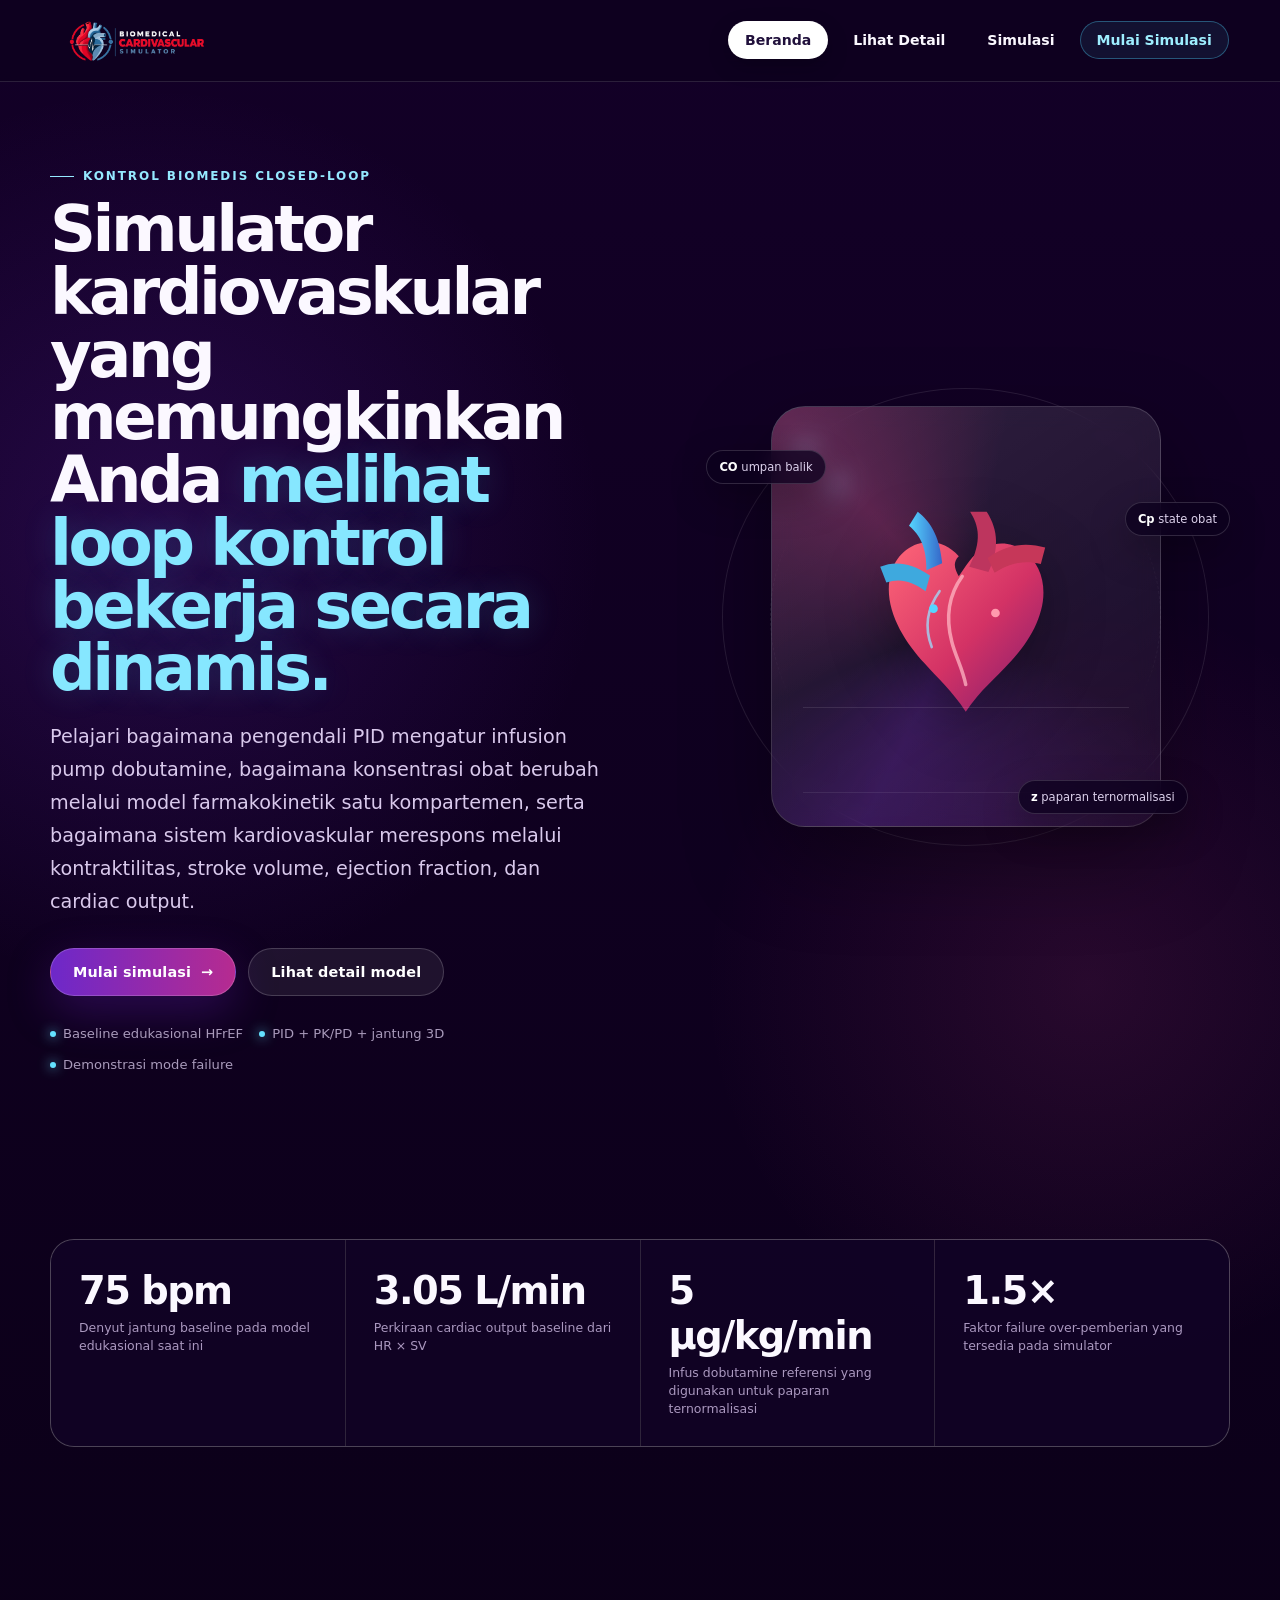
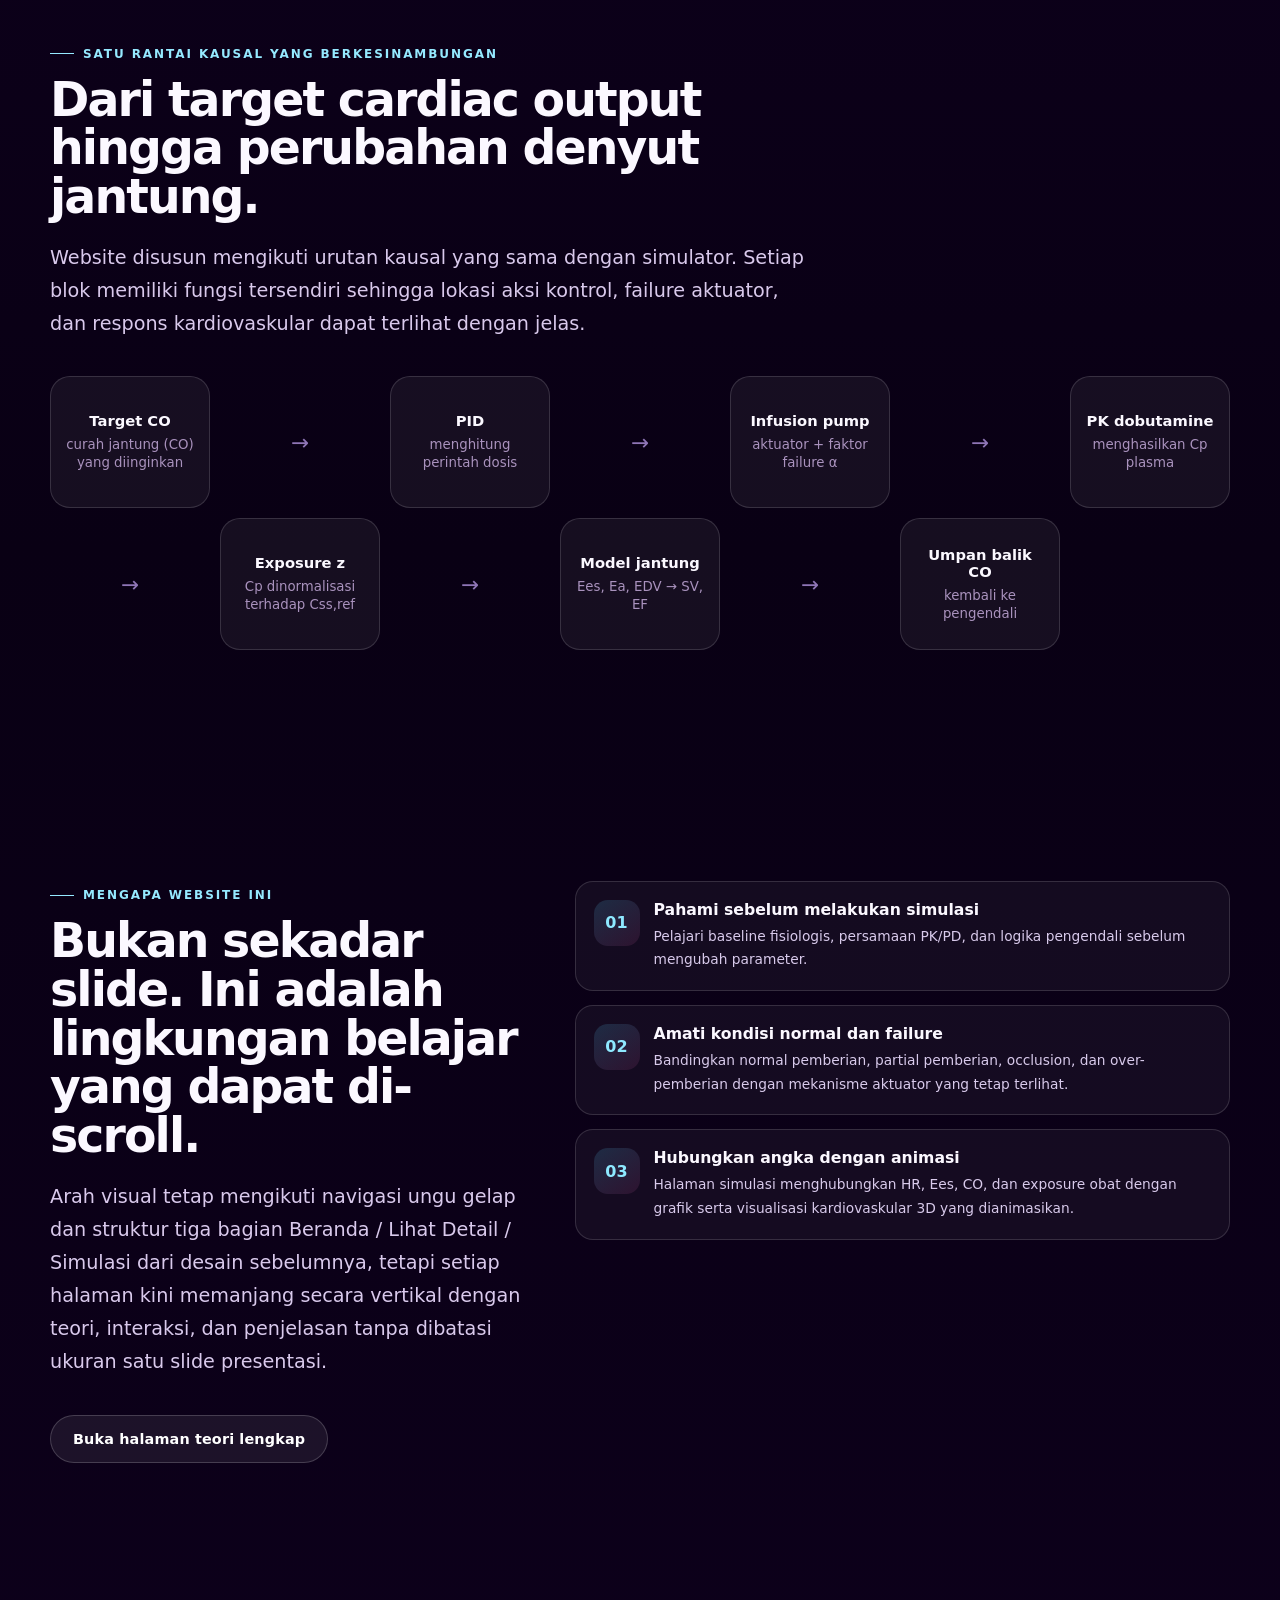
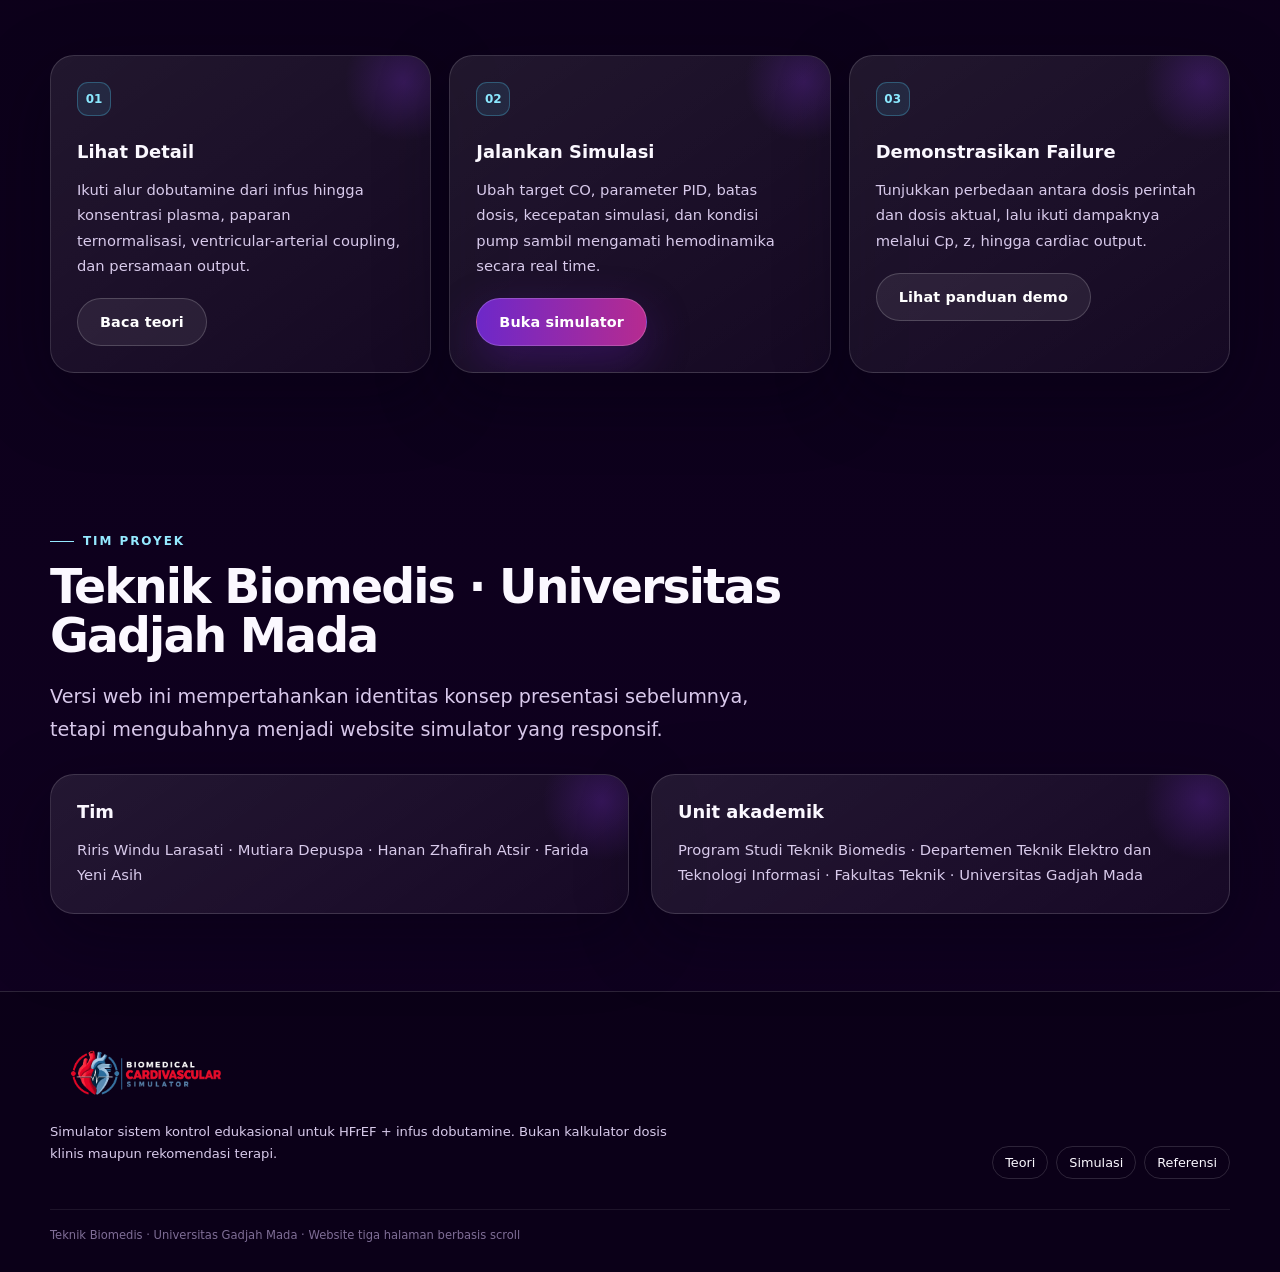
<file: index.html>
<!DOCTYPE html>

<html lang="id"><head><meta charset="utf-8"/><meta content="width=device-width,initial-scale=1" name="viewport"/>
<title>Biomedical Cardiovascular Simulator</title>
<meta content="Website edukasional scrollable untuk simulator kontrol kardiovaskular dengan infusion pump dobutamine." name="description"/>
<link href="site.css" rel="stylesheet"/><script defer="" src="site.js"></script></head>
<body class="site-page home-page"><div aria-hidden="true" class="site-progress"></div>
<nav aria-label="Navigasi utama" class="site-nav">
<a
  aria-label="Beranda Cardiovascular Simulator"
  class="site-brand"
  href="index.html"
>
  <img
    src="assets/logobcs.png"
    alt="Biomedical Cardiovascular Simulator"
    class="site-brand-logo"
  >
</a>
<button aria-expanded="false" aria-label="Buka navigasi" class="site-menu" type="button">☰</button>
<div class="site-nav-links">
<a class="active" href="index.html">Beranda</a>
<a class="" href="detail.html">Lihat Detail</a>
<a class="" href="simulation.html">Simulasi</a>
<a class="site-nav-cta" href="simulation.html#simulator">Mulai Simulasi</a>
</div>
</nav>
<main>
<section class="hero"><div class="site-wrap hero-grid">
<div class="hero-copy reveal is-visible"><div class="site-kicker">Kontrol biomedis closed-loop</div>
<h1 class="site-title">Simulator kardiovaskular yang memungkinkan Anda <em>melihat loop kontrol bekerja secara dinamis.</em></h1>
<p class="site-lead">Pelajari bagaimana pengendali PID mengatur infusion pump dobutamine, bagaimana konsentrasi obat berubah melalui model farmakokinetik satu kompartemen, serta bagaimana sistem kardiovaskular merespons melalui kontraktilitas, stroke volume, ejection fraction, dan cardiac output.</p>
<div class="hero-actions"><a class="site-btn primary" href="simulation.html#simulator">Mulai simulasi <span>→</span></a><a class="site-btn secondary" href="detail.html">Lihat detail model</a></div>
<div class="hero-meta"><span><i></i>Baseline edukasional HFrEF</span><span><i></i>PID + PK/PD + jantung 3D</span><span><i></i>Demonstrasi mode failure</span></div>
</div>
<div class="hero-visual reveal" data-delay="1"><div class="hero-orbit"></div><div class="hero-orbit"></div>
<div class="heart-card"><div class="heart-illustration"><svg aria-label="Ilustrasi anatomi jantung bergaya" role="img" viewbox="0 0 240 260">
<defs><lineargradient id="hg" x1="0" x2="1" y1="0" y2="1"><stop offset="0" stop-color="#ff6678"></stop><stop offset=".55" stop-color="#d33265"></stop><stop offset="1" stop-color="#7f1c70"></stop></lineargradient><lineargradient id="bg" x1="0" x2="1"><stop stop-color="#55d6ff"></stop><stop offset="1" stop-color="#3567c9"></stop></lineargradient></defs>
<path d="M112 61C87 32 46 44 35 78c-12 38 12 78 38 106 16 18 31 31 47 55 17-25 34-38 52-58 29-31 47-72 31-106-14-30-50-40-75-13-5 6-10 13-16 22-5-9-7-16 0-23Z" fill="url(#hg)"></path>
<path d="M124 73c15-30 11-47 1-63h19c14 22 14 44 2 69" fill="#bd355e"></path>
<path d="M93 69c-3-33-15-49-28-59l-10 16c13 11 20 25 20 51" fill="url(#bg)"></path>
<path d="M145 63c25-18 47-17 66-12l-5 19c-20-5-36-1-53 10" fill="#c63759"></path>
<path d="M79 83c-24-16-41-16-57-10l7 18c15-5 29-2 45 10" fill="#3ea9de"></path>
<path d="M116 84c-16 22-19 48-12 75 4 16 12 30 16 49" fill="none" opacity=".75" stroke="#ffb6c3" stroke-linecap="round" stroke-width="4"></path>
<path d="M90 101c-16 22-17 43-9 64" fill="none" opacity=".75" stroke="#9ddfff" stroke-linecap="round" stroke-width="3"></path>
<circle cx="83" cy="121" fill="#55d6ff" r="5"></circle><circle cx="154" cy="126" fill="#ff9aae" r="5"></circle>
</svg></div><div class="ecg-strip"><svg preserveaspectratio="none" viewbox="0 0 900 90"><polyline points="0,48 85,48 115,45 135,48 185,48 205,58 220,18 236,74 255,47 320,47 345,39 370,47 440,48 525,48 555,45 575,48 625,48 645,58 660,18 676,74 695,47 760,47 785,39 810,47 900,48"></polyline></svg></div></div>
<div class="floating-chip chip-a"><strong>CO</strong> umpan balik</div><div class="floating-chip chip-b"><strong>Cp</strong> state obat</div><div class="floating-chip chip-c"><strong>z</strong> paparan ternormalisasi</div>
</div>
</div></section>
<section class="site-section compact"><div class="site-wrap"><div class="stats-strip reveal">
<div class="stat"><strong data-count="75" data-suffix=" bpm">0</strong><span>Denyut jantung baseline pada model edukasional saat ini</span></div>
<div class="stat"><strong data-count="3.05" data-decimals="2" data-suffix=" L/min">0</strong><span>Perkiraan cardiac output baseline dari HR × SV</span></div>
<div class="stat"><strong data-count="5" data-suffix=" µg/kg/min">0</strong><span>Infus dobutamine referensi yang digunakan untuk paparan ternormalisasi</span></div>
<div class="stat"><strong data-count="1.5" data-decimals="1" data-suffix="×">0</strong><span>Faktor failure over-pemberian yang tersedia pada simulator</span></div>
</div></div></section>
<section class="site-section" id="flow"><div class="site-wrap"><div class="reveal"><div class="site-kicker">Satu rantai kausal yang berkesinambungan</div><h2 class="site-section-title">Dari target cardiac output hingga perubahan denyut jantung.</h2><p class="site-lead">Website disusun mengikuti urutan kausal yang sama dengan simulator. Setiap blok memiliki fungsi tersendiri sehingga lokasi aksi kontrol, failure aktuator, dan respons kardiovaskular dapat terlihat dengan jelas.</p></div>
<div class="chain reveal" data-delay="1"><div class="chain-node"><strong>Target CO</strong><small>curah jantung (CO) yang diinginkan</small></div><div class="chain-arrow">→</div><div class="chain-node"><strong>PID</strong><small>menghitung perintah dosis</small></div><div class="chain-arrow">→</div><div class="chain-node"><strong>Infusion pump</strong><small>aktuator + faktor failure α</small></div><div class="chain-arrow">→</div><div class="chain-node"><strong>PK dobutamine</strong><small>menghasilkan Cp plasma</small></div><div class="chain-arrow">→</div><div class="chain-node"><strong>Exposure z</strong><small>Cp dinormalisasi terhadap Css,ref</small></div><div class="chain-arrow">→</div><div class="chain-node"><strong>Model jantung</strong><small>Ees, Ea, EDV → SV, EF</small></div><div class="chain-arrow">→</div><div class="chain-node"><strong>Umpan balik CO</strong><small>kembali ke pengendali</small></div></div>
</div></section>
<section class="site-section"><div class="site-wrap feature-band"><div class="reveal"><div class="site-kicker">Mengapa website ini</div><h2 class="site-section-title">Bukan sekadar slide. Ini adalah lingkungan belajar yang dapat di-scroll.</h2><p class="site-lead">Arah visual tetap mengikuti navigasi ungu gelap dan struktur tiga bagian Beranda / Lihat Detail / Simulasi dari desain sebelumnya, tetapi setiap halaman kini memanjang secara vertikal dengan teori, interaksi, dan penjelasan tanpa dibatasi ukuran satu slide presentasi.</p><a class="site-btn secondary" href="detail.html" style="margin-top:18px">Buka halaman teori lengkap</a></div>
<div class="feature-list"><div class="feature-item reveal"><div class="feature-icon">01</div><div><h3>Pahami sebelum melakukan simulasi</h3><p>Pelajari baseline fisiologis, persamaan PK/PD, dan logika pengendali sebelum mengubah parameter.</p></div></div><div class="feature-item reveal" data-delay="1"><div class="feature-icon">02</div><div><h3>Amati kondisi normal dan failure</h3><p>Bandingkan normal pemberian, partial pemberian, occlusion, dan over-pemberian dengan mekanisme aktuator yang tetap terlihat.</p></div></div><div class="feature-item reveal" data-delay="2"><div class="feature-icon">03</div><div><h3>Hubungkan angka dengan animasi</h3><p>Halaman simulasi menghubungkan HR, Ees, CO, dan exposure obat dengan grafik serta visualisasi kardiovaskular 3D yang dianimasikan.</p></div></div></div>
</div></section>
<section class="site-section compact"><div class="site-wrap"><div class="grid-3"><article class="glass-card reveal"><span class="card-index">01</span><h3>Lihat Detail</h3><p>Ikuti alur dobutamine dari infus hingga konsentrasi plasma, paparan ternormalisasi, ventricular-arterial coupling, dan persamaan output.</p><a class="site-btn secondary" href="detail.html" style="margin-top:20px">Baca teori</a></article><article class="glass-card reveal" data-delay="1"><span class="card-index">02</span><h3>Jalankan Simulasi</h3><p>Ubah target CO, parameter PID, batas dosis, kecepatan simulasi, dan kondisi pump sambil mengamati hemodinamika secara real time.</p><a class="site-btn primary" href="simulation.html#simulator" style="margin-top:20px">Buka simulator</a></article><article class="glass-card reveal" data-delay="2"><span class="card-index">03</span><h3>Demonstrasikan Failure</h3><p>Tunjukkan perbedaan antara dosis perintah dan dosis aktual, lalu ikuti dampaknya melalui Cp, z, hingga cardiac output.</p><a class="site-btn secondary" href="simulation.html#failure-guide" style="margin-top:20px">Lihat panduan demo</a></article></div></div></section>
<section class="site-section compact"><div class="site-wrap"><div class="reveal"><div class="site-kicker">Tim proyek</div><h2 class="site-section-title">Teknik Biomedis · Universitas Gadjah Mada</h2><p class="site-lead">Versi web ini mempertahankan identitas konsep presentasi sebelumnya, tetapi mengubahnya menjadi website simulator yang responsif.</p></div><div class="grid-2" style="margin-top:28px"><article class="glass-card reveal"><h3>Tim</h3><p>Riris Windu Larasati · Mutiara Depuspa · Hanan Zhafirah Atsir · Farida Yeni Asih</p></article><article class="glass-card reveal" data-delay="1"><h3>Unit akademik</h3><p>Program Studi Teknik Biomedis · Departemen Teknik Elektro dan Teknologi Informasi · Fakultas Teknik · Universitas Gadjah Mada</p></article></div></div></section>
</main><footer class="site-footer">
  <div class="site-wrap">
    <div class="site-footer-grid">
      <div>
        <a class="footer-brand" href="index.html">
          <img
            src="assets/logobcs.png"
            alt="Biomedical Cardiovascular Simulator"
            class="footer-logo"
          >
        </a>
        <p>
          Simulator sistem kontrol edukasional untuk HFrEF + infus dobutamine.
          Bukan kalkulator dosis klinis maupun rekomendasi terapi.
        </p>
      </div>

      <div class="site-footer-links">
        <a href="detail.html">Teori</a>
        <a href="simulation.html">Simulasi</a>
        <a href="detail.html#references">Referensi</a>
      </div>
    </div>

    <div class="site-copyright">
      Teknik Biomedis · Universitas Gadjah Mada · Website tiga halaman berbasis scroll
    </div>
  </div>
</footer></body></html>
</file>
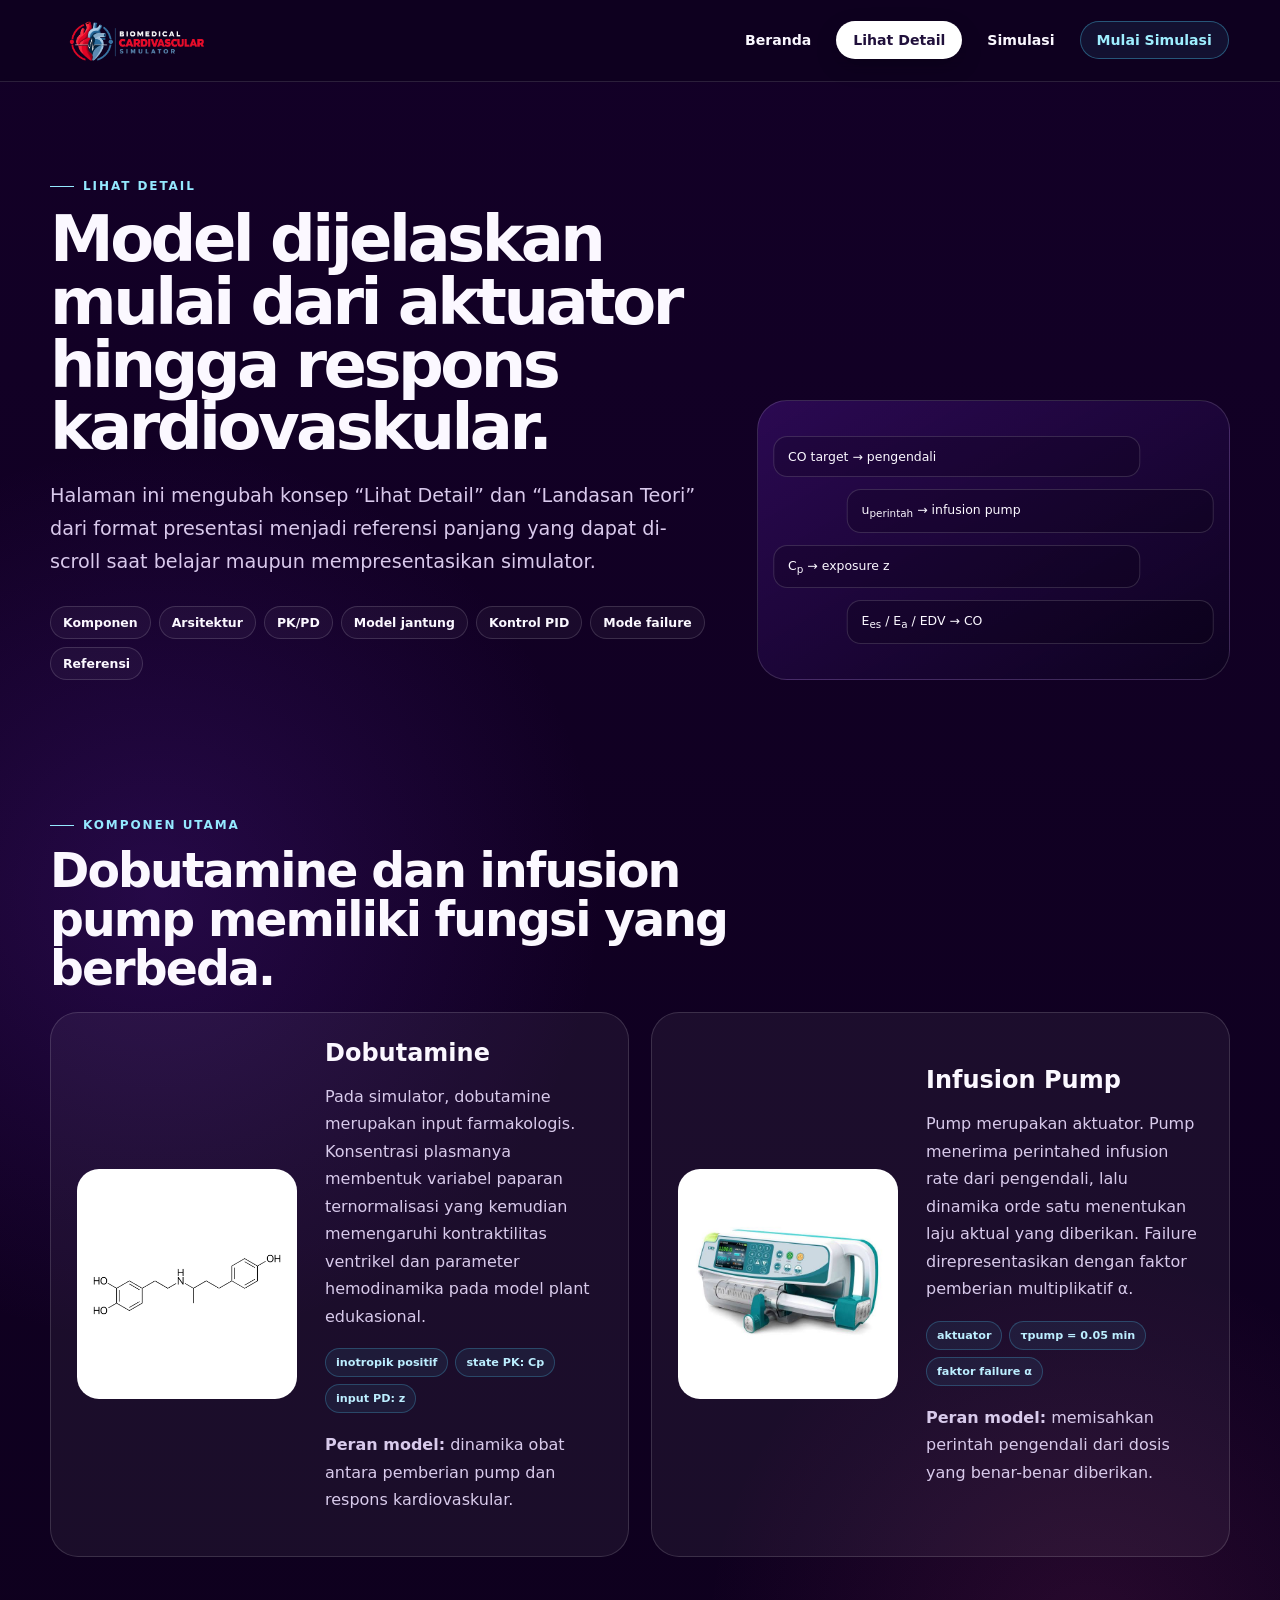
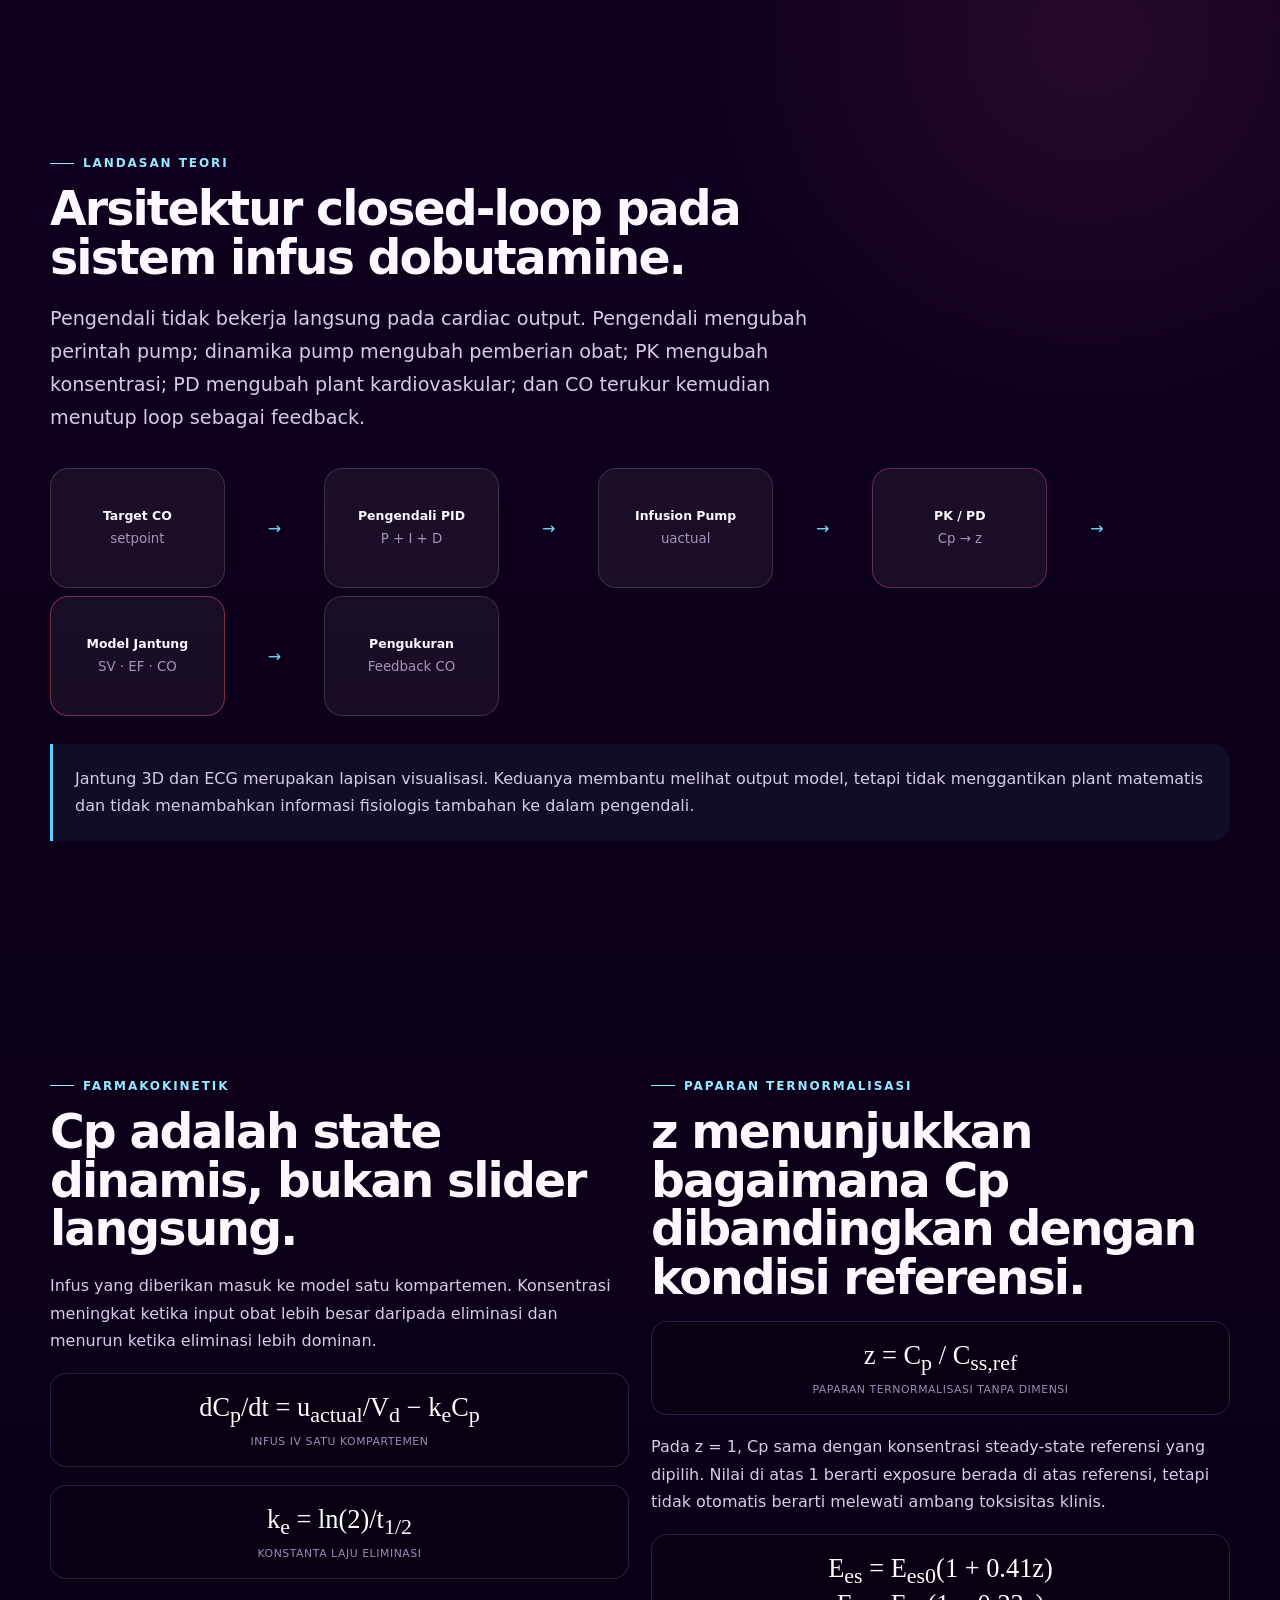
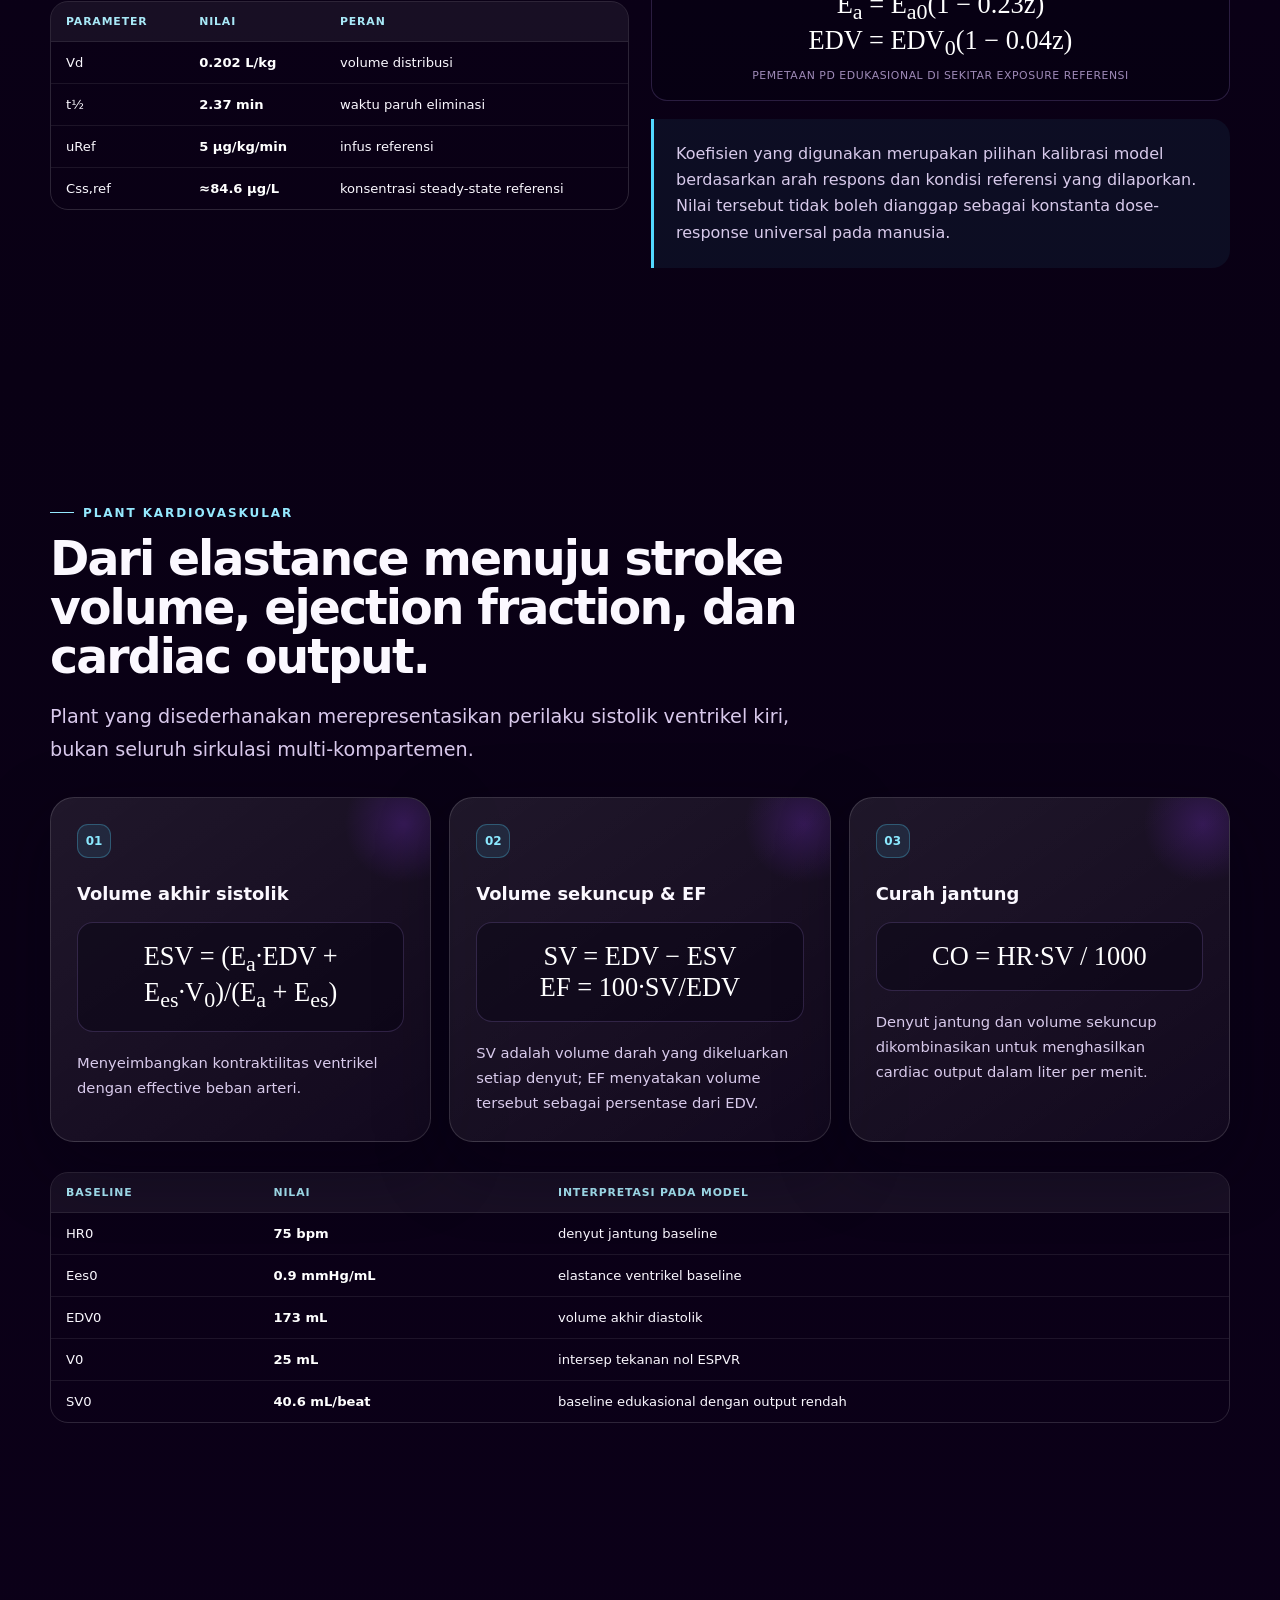
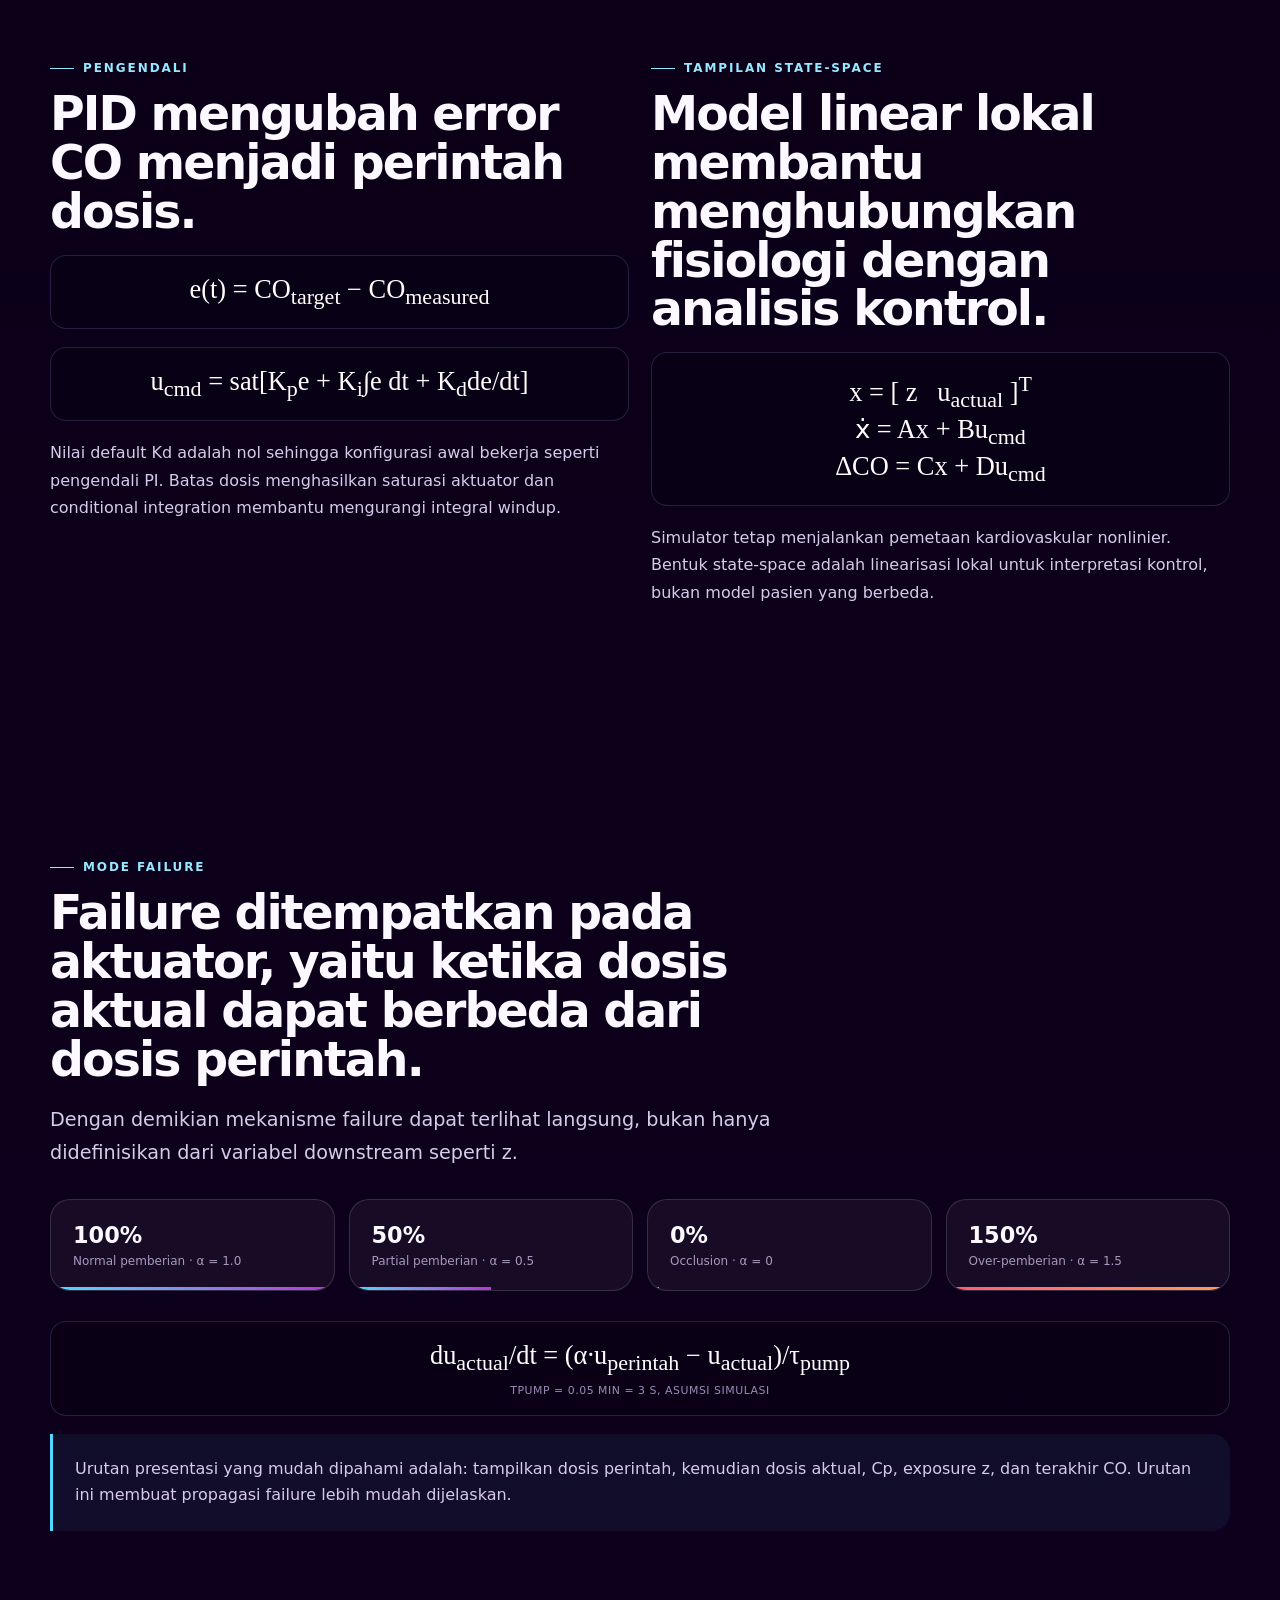
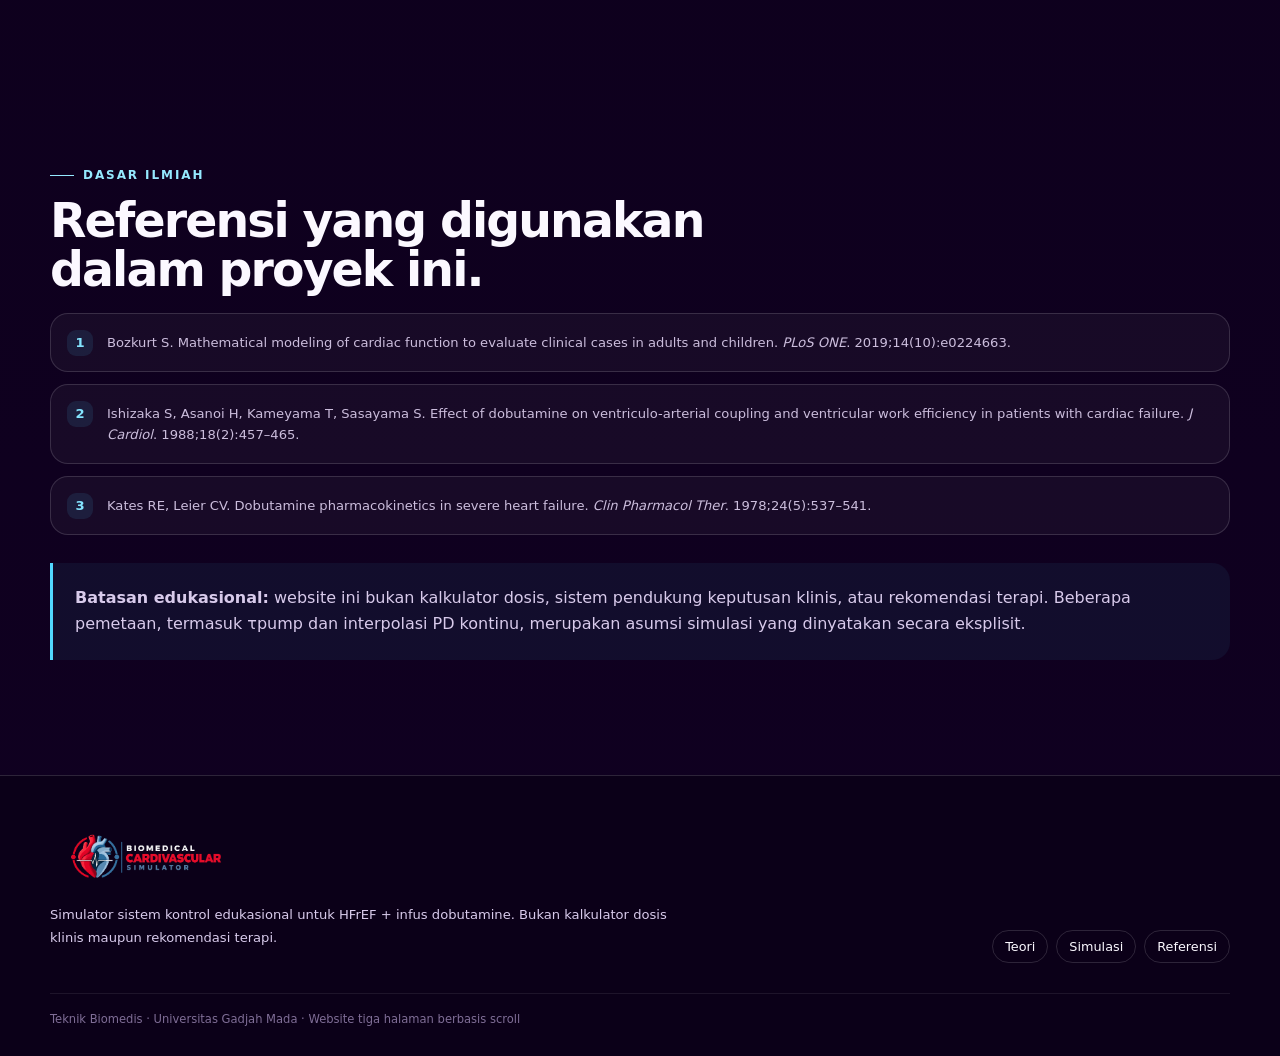
<file: detail.html>
<!DOCTYPE html>
<html lang="id"><head><meta charset="utf-8"/><meta content="width=device-width,initial-scale=1" name="viewport"/><title>Lihat Detail · Cardiovascular Simulator</title><meta content="Detailed theory behind the cardiovascular dobutamine infusion pump simulator." name="description"/><link href="site.css" rel="stylesheet"/><script defer="" src="site.js"></script></head>
<body class="site-page detail-page"><div aria-hidden="true" class="site-progress"></div>
<nav aria-label="Navigasi utama" class="site-nav">
<a
  aria-label="Beranda Cardiovascular Simulator"
  class="site-brand"
  href="index.html"
>
  <img
    src="assets/logobcs.png"
    alt="Biomedical Cardiovascular Simulator"
    class="site-brand-logo"
  >
</a>
<button aria-expanded="false" aria-label="Buka navigasi" class="site-menu" type="button">☰</button>
<div class="site-nav-links">
<a class="" href="index.html">Beranda</a>
<a class="active" href="detail.html">Lihat Detail</a>
<a class="" href="simulation.html">Simulasi</a>
<a class="site-nav-cta" href="simulation.html#simulator">Mulai Simulasi</a>
</div>
</nav>
<main>
<section class="detail-hero"><div class="site-wrap detail-hero-grid"><div class="reveal is-visible"><div class="site-kicker">Lihat detail</div><h1 class="site-title">Model dijelaskan mulai dari aktuator hingga respons kardiovaskular.</h1><p class="site-lead">Halaman ini mengubah konsep “Lihat Detail” dan “Landasan Teori” dari format presentasi menjadi referensi panjang yang dapat di-scroll saat belajar maupun mempresentasikan simulator.</p><div class="detail-nav"><a href="#components">Komponen</a><a href="#architecture">Arsitektur</a><a href="#pkpd">PK/PD</a><a href="#heart-model">Model jantung</a><a href="#control">Kontrol PID</a><a href="#failure">Mode failure</a><a href="#references">Referensi</a></div></div><div class="detail-visual-card reveal" data-delay="1"><div class="mini-flow"><div>CO target → pengendali</div><div>u<sub>perintah</sub> → infusion pump</div><div>C<sub>p</sub> → exposure z</div><div>E<sub>es</sub> / E<sub>a</sub> / EDV → CO</div></div></div></div></section>
<section class="site-section compact" id="components"><div class="site-wrap"><div class="reveal"><div class="site-kicker">Komponen utama</div><h2 class="site-section-title">Dobutamine dan infusion pump memiliki fungsi yang berbeda.</h2></div><div class="grid-2">
<article class="detail-card reveal"><div class="detail-card-media"><img alt="Struktur kimia dobutamine" src="assets/dobutamine-structure.png"/></div><div><h3>Dobutamine</h3><p>Pada simulator, dobutamine merupakan input farmakologis. Konsentrasi plasmanya membentuk variabel paparan ternormalisasi yang kemudian memengaruhi kontraktilitas ventrikel dan parameter hemodinamika pada model plant edukasional.</p><div class="tag-row"><span class="tag">inotropik positif</span><span class="tag">state PK: Cp</span><span class="tag">input PD: z</span></div><p><strong>Peran model:</strong> dinamika obat antara pemberian pump dan respons kardiovaskular.</p></div></article>
<article class="detail-card reveal" data-delay="1"><div class="detail-card-media"><img alt="Infusion pump" src="assets/infusion-pump.jpg"/></div><div><h3>Infusion Pump</h3><p>Pump merupakan aktuator. Pump menerima perintahed infusion rate dari pengendali, lalu dinamika orde satu menentukan laju aktual yang diberikan. Failure direpresentasikan dengan faktor pemberian multiplikatif α.</p><div class="tag-row"><span class="tag">aktuator</span><span class="tag">τpump = 0.05 min</span><span class="tag">faktor failure α</span></div><p><strong>Peran model:</strong> memisahkan perintah pengendali dari dosis yang benar-benar diberikan.</p></div></article>
</div></div></section>
<section class="site-section" id="architecture"><div class="site-wrap"><div class="reveal"><div class="site-kicker">Landasan teori</div><h2 class="site-section-title">Arsitektur closed-loop pada sistem infus dobutamine.</h2><p class="site-lead">Pengendali tidak bekerja langsung pada cardiac output. Pengendali mengubah perintah pump; dinamika pump mengubah pemberian obat; PK mengubah konsentrasi; PD mengubah plant kardiovaskular; dan CO terukur kemudian menutup loop sebagai feedback.</p></div><div class="theory-diagram reveal" data-delay="1"><div class="theory-box"><strong>Target CO</strong><small>setpoint</small></div><div class="theory-arrow">→</div><div class="theory-box pengendali"><strong>Pengendali PID</strong><small>P + I + D</small></div><div class="theory-arrow">→</div><div class="theory-box"><strong>Infusion Pump</strong><small>uactual</small></div><div class="theory-arrow">→</div><div class="theory-box drug"><strong>PK / PD</strong><small>Cp → z</small></div><div class="theory-arrow">→</div><div class="theory-box heart"><strong>Model Jantung</strong><small>SV · EF · CO</small></div><div class="theory-arrow">→</div><div class="theory-box"><strong>Pengukuran</strong><small>Feedback CO</small></div></div><div class="callout reveal" style="margin-top:28px">Jantung 3D dan ECG merupakan lapisan visualisasi. Keduanya membantu melihat output model, tetapi tidak menggantikan plant matematis dan tidak menambahkan informasi fisiologis tambahan ke dalam pengendali.</div></div></section>
<section class="site-section" id="pkpd"><div class="site-wrap"><div class="grid-2"><div class="reveal"><div class="site-kicker">Farmakokinetik</div><h2 class="site-section-title">Cp adalah state dinamis, bukan slider langsung.</h2><p>Infus yang diberikan masuk ke model satu kompartemen. Konsentrasi meningkat ketika input obat lebih besar daripada eliminasi dan menurun ketika eliminasi lebih dominan.</p><div class="equation">dC<sub>p</sub>/dt = u<sub>actual</sub>/V<sub>d</sub> − k<sub>e</sub>C<sub>p</sub><small>infus IV satu kompartemen</small></div><div class="equation">k<sub>e</sub> = ln(2)/t<sub>1/2</sub><small>konstanta laju eliminasi</small></div><table class="param-table"><thead><tr><th>Parameter</th><th>Nilai</th><th>Peran</th></tr></thead><tbody><tr><td>Vd</td><td>0.202 L/kg</td><td>volume distribusi</td></tr><tr><td>t½</td><td>2.37 min</td><td>waktu paruh eliminasi</td></tr><tr><td>uRef</td><td>5 µg/kg/min</td><td>infus referensi</td></tr><tr><td>Css,ref</td><td>≈84.6 µg/L</td><td>konsentrasi steady-state referensi</td></tr></tbody></table></div>
<div class="reveal" data-delay="1"><div class="site-kicker">Paparan ternormalisasi</div><h2 class="site-section-title">z menunjukkan bagaimana Cp dibandingkan dengan kondisi referensi.</h2><div class="equation">z = C<sub>p</sub> / C<sub>ss,ref</sub><small>paparan ternormalisasi tanpa dimensi</small></div><p>Pada z = 1, Cp sama dengan konsentrasi steady-state referensi yang dipilih. Nilai di atas 1 berarti exposure berada di atas referensi, tetapi tidak otomatis berarti melewati ambang toksisitas klinis.</p><div class="equation">E<sub>es</sub> = E<sub>es0</sub>(1 + 0.41z)<br/>E<sub>a</sub> = E<sub>a0</sub>(1 − 0.23z)<br/>EDV = EDV<sub>0</sub>(1 − 0.04z)<small>pemetaan PD edukasional di sekitar exposure referensi</small></div><div class="callout">Koefisien yang digunakan merupakan pilihan kalibrasi model berdasarkan arah respons dan kondisi referensi yang dilaporkan. Nilai tersebut tidak boleh dianggap sebagai konstanta dose-response universal pada manusia.</div></div></div></div></section>
<section class="site-section" id="heart-model"><div class="site-wrap"><div class="reveal"><div class="site-kicker">Plant kardiovaskular</div><h2 class="site-section-title">Dari elastance menuju stroke volume, ejection fraction, dan cardiac output.</h2><p class="site-lead">Plant yang disederhanakan merepresentasikan perilaku sistolik ventrikel kiri, bukan seluruh sirkulasi multi-kompartemen.</p></div><div class="grid-3" style="margin-top:30px"><article class="glass-card reveal"><span class="card-index">01</span><h3>Volume akhir sistolik</h3><div class="equation">ESV = (E<sub>a</sub>·EDV + E<sub>es</sub>·V<sub>0</sub>)/(E<sub>a</sub> + E<sub>es</sub>)</div><p>Menyeimbangkan kontraktilitas ventrikel dengan effective beban arteri.</p></article><article class="glass-card reveal" data-delay="1"><span class="card-index">02</span><h3>Volume sekuncup &amp; EF</h3><div class="equation">SV = EDV − ESV<br/>EF = 100·SV/EDV</div><p>SV adalah volume darah yang dikeluarkan setiap denyut; EF menyatakan volume tersebut sebagai persentase dari EDV.</p></article><article class="glass-card reveal" data-delay="2"><span class="card-index">03</span><h3>Curah jantung</h3><div class="equation">CO = HR·SV / 1000</div><p>Denyut jantung dan volume sekuncup dikombinasikan untuk menghasilkan cardiac output dalam liter per menit.</p></article></div><table class="param-table reveal" style="margin-top:30px"><thead><tr><th>Baseline</th><th>Nilai</th><th>Interpretasi pada model</th></tr></thead><tbody><tr><td>HR0</td><td>75 bpm</td><td>denyut jantung baseline</td></tr><tr><td>Ees0</td><td>0.9 mmHg/mL</td><td>elastance ventrikel baseline</td></tr><tr><td>EDV0</td><td>173 mL</td><td>volume akhir diastolik</td></tr><tr><td>V0</td><td>25 mL</td><td>intersep tekanan nol ESPVR</td></tr><tr><td>SV0</td><td>40.6 mL/beat</td><td>baseline edukasional dengan output rendah</td></tr></tbody></table></div></section>
<section class="site-section" id="control"><div class="site-wrap"><div class="grid-2"><div class="reveal"><div class="site-kicker">Pengendali</div><h2 class="site-section-title">PID mengubah error CO menjadi perintah dosis.</h2><div class="equation">e(t) = CO<sub>target</sub> − CO<sub>measured</sub></div><div class="equation">u<sub>cmd</sub> = sat[K<sub>p</sub>e + K<sub>i</sub>∫e dt + K<sub>d</sub>de/dt]</div><p>Nilai default Kd adalah nol sehingga konfigurasi awal bekerja seperti pengendali PI. Batas dosis menghasilkan saturasi aktuator dan conditional integration membantu mengurangi integral windup.</p></div><div class="reveal" data-delay="1"><div class="site-kicker">Tampilan state-space</div><h2 class="site-section-title">Model linear lokal membantu menghubungkan fisiologi dengan analisis kontrol.</h2><div class="equation">x = [ z   u<sub>actual</sub> ]<sup>T</sup><br/>ẋ = Ax + Bu<sub>cmd</sub><br/>ΔCO = Cx + Du<sub>cmd</sub></div><p>Simulator tetap menjalankan pemetaan kardiovaskular nonlinier. Bentuk state-space adalah linearisasi lokal untuk interpretasi kontrol, bukan model pasien yang berbeda.</p></div></div></div></section>
<section class="site-section" id="failure"><div class="site-wrap"><div class="reveal"><div class="site-kicker">Mode failure</div><h2 class="site-section-title">Failure ditempatkan pada aktuator, yaitu ketika dosis aktual dapat berbeda dari dosis perintah.</h2><p class="site-lead">Dengan demikian mekanisme failure dapat terlihat langsung, bukan hanya didefinisikan dari variabel downstream seperti z.</p></div><div class="failure-grid"><div class="failure-card reveal" style="--level:100%"><strong>100%</strong><span>Normal pemberian · α = 1.0</span></div><div class="failure-card reveal" data-delay="1" style="--level:50%"><strong>50%</strong><span>Partial pemberian · α = 0.5</span></div><div class="failure-card danger reveal" data-delay="2" style="--level:4%"><strong>0%</strong><span>Occlusion · α = 0</span></div><div class="failure-card danger reveal" data-delay="3" style="--level:100%"><strong>150%</strong><span>Over-pemberian · α = 1.5</span></div></div><div class="equation reveal" style="margin-top:30px">du<sub>actual</sub>/dt = (α·u<sub>perintah</sub> − u<sub>actual</sub>)/τ<sub>pump</sub><small>τpump = 0.05 min = 3 s, asumsi simulasi</small></div><div class="callout reveal">Urutan presentasi yang mudah dipahami adalah: tampilkan dosis perintah, kemudian dosis aktual, Cp, exposure z, dan terakhir CO. Urutan ini membuat propagasi failure lebih mudah dijelaskan.</div></div></section>
<section class="site-section" id="references"><div class="site-wrap"><div class="reveal"><div class="site-kicker">Dasar ilmiah</div><h2 class="site-section-title">Referensi yang digunakan dalam proyek ini.</h2></div><div class="ref-list"><div class="ref-item reveal">Bozkurt S. Mathematical modeling of cardiac function to evaluate clinical cases in adults and children. <em>PLoS ONE</em>. 2019;14(10):e0224663.</div><div class="ref-item reveal" data-delay="1">Ishizaka S, Asanoi H, Kameyama T, Sasayama S. Effect of dobutamine on ventriculo-arterial coupling and ventricular work efficiency in patients with cardiac failure. <em>J Cardiol</em>. 1988;18(2):457–465.</div><div class="ref-item reveal" data-delay="2">Kates RE, Leier CV. Dobutamine pharmacokinetics in severe heart failure. <em>Clin Pharmacol Ther</em>. 1978;24(5):537–541.</div></div><div class="callout reveal" style="margin-top:28px"><strong>Batasan edukasional:</strong> website ini bukan kalkulator dosis, sistem pendukung keputusan klinis, atau rekomendasi terapi. Beberapa pemetaan, termasuk τpump dan interpolasi PD kontinu, merupakan asumsi simulasi yang dinyatakan secara eksplisit.</div></div></section>
</main>
<footer class="site-footer">
  <div class="site-wrap">
    <div class="site-footer-grid">
      <div>
        <a class="footer-brand" href="index.html">
          <img
            src="assets/logobcs.png"
            alt="Biomedical Cardiovascular Simulator"
            class="footer-logo"
          >
        </a>
        <p>
          Simulator sistem kontrol edukasional untuk HFrEF + infus dobutamine.
          Bukan kalkulator dosis klinis maupun rekomendasi terapi.
        </p>
      </div>

      <div class="site-footer-links">
        <a href="detail.html">Teori</a>
        <a href="simulation.html">Simulasi</a>
        <a href="detail.html#references">Referensi</a>
      </div>
    </div>

    <div class="site-copyright">
      Teknik Biomedis · Universitas Gadjah Mada · Website tiga halaman berbasis scroll
    </div>
  </div>
</footer></body></html>
</file>
<file: site.css>
/* =========================================================
   3-PAGE CARDIOVASCULAR SIMULATOR SHELL
   Inspired by the supplied SOB_BCS visual direction, rebuilt as a
   responsive, scroll-first website rather than fixed presentation slides.
   ========================================================= */
:root{
  --site-bg:#090014;
  --site-bg-2:#16002f;
  --site-purple:#2c0a58;
  --site-purple-2:#4e1591;
  --site-violet:#7a2fd2;
  --site-pink:#e14c9a;
  --site-cyan:#4fd7ff;
  --site-red:#ef5362;
  --site-white:#fbf8ff;
  --site-soft:#d8caeb;
  --site-line:rgba(255,255,255,.14);
  --site-glass:rgba(23,7,49,.72);
  --site-shadow:0 24px 70px rgba(4,0,15,.38);
}

*{box-sizing:border-box}
html{scroll-behavior:smooth}
body.site-page,
body.simulator-page{margin:0}
body.site-page{
  min-height:100%;
  font-family:Inter,ui-sans-serif,system-ui,-apple-system,BlinkMacSystemFont,"Segoe UI",sans-serif;
  background:
    radial-gradient(circle at 12% 12%,rgba(105,38,189,.24),transparent 28rem),
    radial-gradient(circle at 85% 22%,rgba(225,76,154,.12),transparent 24rem),
    linear-gradient(180deg,#130027 0%,#090014 48%,#100021 100%);
  color:var(--site-white);
  overflow-x:hidden;
}
body.site-page a{text-decoration:none;color:inherit}
body.site-page p{line-height:1.72;color:var(--site-soft)}
body.site-page h1,body.site-page h2,body.site-page h3{margin-top:0}

.site-progress{position:fixed;inset:0 auto auto 0;height:3px;width:0;background:linear-gradient(90deg,var(--site-cyan),var(--site-pink));z-index:400;box-shadow:0 0 18px rgba(79,215,255,.55)}

.site-nav{
  position:sticky;top:0;z-index:300;
  display:flex;align-items:center;justify-content:space-between;gap:24px;
  min-height:74px;padding:12px clamp(18px,4vw,64px);
  border-bottom:1px solid rgba(255,255,255,.12);
  background:rgba(14,0,31,.83);backdrop-filter:blur(18px);
}
.site-brand{display:flex;align-items:center;gap:12px;min-width:220px;color:white;text-decoration:none}
.site-brand-mark{position:relative;width:42px;height:42px;border-radius:14px;background:linear-gradient(145deg,#ff5d72,#5a31bc 65%,#36c7ff);box-shadow:0 12px 34px rgba(74,19,143,.4);overflow:hidden}
.site-brand-mark:before{content:"";position:absolute;width:18px;height:26px;left:12px;top:8px;background:white;border-radius:55% 55% 52% 52%;transform:rotate(-8deg);clip-path:polygon(50% 100%,0 46%,6% 22%,24% 5%,50% 18%,76% 5%,94% 22%,100% 46%)}
.site-brand-copy{display:grid;line-height:1.03}
.site-brand-copy strong{font-size:.72rem;letter-spacing:.16em;text-transform:uppercase}
.site-brand-copy span{font-size:.68rem;color:#bba9d6;letter-spacing:.08em;text-transform:uppercase;margin-top:5px}
.site-nav-links{display:flex;align-items:center;gap:8px}
.site-nav-links a{padding:10px 16px;border-radius:999px;color:#e9ddf7;font-weight:800;font-size:.88rem;transition:.2s ease;border:1px solid transparent}
.site-nav-links a:hover{background:rgba(255,255,255,.08);transform:translateY(-1px)}
.site-nav-links a.active{background:white;color:#20103b;box-shadow:0 8px 22px rgba(0,0,0,.18)}
.site-nav-cta{border-color:rgba(79,215,255,.35)!important;color:#9eeeff!important;background:rgba(79,215,255,.08)}
.site-menu{display:none;width:42px;height:42px;border:1px solid var(--site-line);background:rgba(255,255,255,.06);color:white;border-radius:12px;font-size:1.2rem}

.site-wrap{width:min(1180px,calc(100% - 36px));margin:0 auto}
.site-section{position:relative;padding:clamp(72px,9vw,120px) 0}
.site-section.compact{padding:clamp(48px,6vw,78px) 0}
.site-kicker{display:inline-flex;align-items:center;gap:9px;margin-bottom:15px;font-size:.75rem;font-weight:900;letter-spacing:.16em;text-transform:uppercase;color:#95e9ff}
.site-kicker:before{content:"";width:24px;height:1px;background:currentColor}
.site-title{max-width:820px;font-size:clamp(2rem,5vw,4.6rem);line-height:.98;letter-spacing:-.055em;margin-bottom:20px}
.site-section-title{max-width:760px;font-size:clamp(1.9rem,3.7vw,3.4rem);line-height:1.03;letter-spacing:-.04em;margin-bottom:18px}
.site-lead{max-width:760px;font-size:clamp(1rem,1.8vw,1.2rem);color:#d9c9ec!important}

.hero{min-height:calc(100vh - 74px);display:grid;align-items:center;padding:80px 0 90px;position:relative;overflow:hidden}
.hero-grid{display:grid;grid-template-columns:minmax(0,1.03fr) minmax(360px,.97fr);gap:clamp(36px,7vw,90px);align-items:center}
.hero-copy .site-title em{font-style:normal;color:#86e7ff;text-shadow:0 0 32px rgba(79,215,255,.18)}
.hero-actions{display:flex;flex-wrap:wrap;gap:12px;margin-top:30px}
.site-btn{display:inline-flex;align-items:center;justify-content:center;gap:10px;min-height:48px;padding:0 22px;border-radius:999px;font-weight:900;font-size:.9rem;letter-spacing:.01em;border:1px solid rgba(255,255,255,.18);transition:.22s ease}
.site-btn.primary{background:linear-gradient(90deg,#6d28c9,#b62b90);color:white;box-shadow:0 15px 44px rgba(99,30,178,.35)}
.site-btn.secondary{background:rgba(255,255,255,.07);color:white}
.site-btn:hover{transform:translateY(-2px);filter:brightness(1.08)}
.hero-meta{display:flex;flex-wrap:wrap;gap:16px;margin-top:30px;color:#a99abb;font-size:.82rem}
.hero-meta span{display:flex;align-items:center;gap:7px}.hero-meta i{width:6px;height:6px;border-radius:50%;background:#64e2ff;box-shadow:0 0 12px #64e2ff}

.hero-visual{position:relative;min-height:520px;display:grid;place-items:center}
.hero-orbit{position:absolute;inset:6% 4%;border:1px solid rgba(255,255,255,.10);border-radius:50%;animation:orbitSpin 20s linear infinite}
.hero-orbit:nth-child(2){inset:15% 13%;border-style:dashed;animation-duration:14s;animation-direction:reverse}
.hero-orbit:after{content:"";position:absolute;width:10px;height:10px;border-radius:50%;background:#5ce3ff;top:12%;left:16%;box-shadow:0 0 24px #5ce3ff}
.heart-card{position:relative;width:min(390px,88%);aspect-ratio:1/1.08;border:1px solid rgba(255,255,255,.16);border-radius:34px;background:linear-gradient(145deg,rgba(255,255,255,.13),rgba(255,255,255,.035));box-shadow:0 35px 85px rgba(0,0,0,.35);backdrop-filter:blur(12px);display:grid;place-items:center;overflow:hidden}
.heart-card:before{content:"";position:absolute;inset:-30%;background:conic-gradient(from 120deg,transparent,#6e2bc0 24%,transparent 35%,#df3d86 55%,transparent 70%);opacity:.28;animation:orbitSpin 10s linear infinite}
.heart-illustration{position:relative;width:54%;filter:drop-shadow(0 20px 30px rgba(0,0,0,.35));animation:heartBeat 1.05s ease-in-out infinite;transform-origin:50% 60%}
.heart-illustration svg{width:100%;height:auto;display:block}
.ecg-strip{position:absolute;left:8%;right:8%;bottom:8%;height:86px;border-top:1px solid rgba(255,255,255,.10);border-bottom:1px solid rgba(255,255,255,.08);overflow:hidden}
.ecg-strip svg{width:180%;height:100%;animation:ecgSlide 3.2s linear infinite}
.ecg-strip polyline{fill:none;stroke:#63e6ff;stroke-width:2.2;filter:drop-shadow(0 0 6px rgba(79,215,255,.8));stroke-dasharray:700;stroke-dashoffset:700;animation:ecgDraw 2.1s ease-in-out infinite}
.floating-chip{position:absolute;padding:9px 12px;border:1px solid rgba(255,255,255,.15);border-radius:999px;background:rgba(12,1,30,.76);box-shadow:0 15px 38px rgba(0,0,0,.26);font-size:.72rem;color:#dcd0eb;backdrop-filter:blur(10px);animation:floatChip 4s ease-in-out infinite}
.floating-chip strong{color:white}.chip-a{left:1%;top:18%}.chip-b{right:0;top:28%;animation-delay:-1.4s}.chip-c{right:8%;bottom:12%;animation-delay:-2.6s}

.grid-3{display:grid;grid-template-columns:repeat(3,minmax(0,1fr));gap:18px}
.grid-2{display:grid;grid-template-columns:repeat(2,minmax(0,1fr));gap:22px}
.glass-card{position:relative;padding:26px;border:1px solid var(--site-line);border-radius:24px;background:linear-gradient(145deg,rgba(255,255,255,.09),rgba(255,255,255,.035));box-shadow:var(--site-shadow);overflow:hidden}
.glass-card:before{content:"";position:absolute;width:120px;height:120px;border-radius:50%;background:radial-gradient(circle,rgba(122,47,210,.28),transparent 70%);right:-34px;top:-34px;pointer-events:none}
.glass-card h3{margin-bottom:9px;font-size:1.12rem}.glass-card p{font-size:.92rem;margin-bottom:0}
.card-index{display:inline-grid;place-items:center;width:34px;height:34px;margin-bottom:25px;border-radius:11px;background:rgba(79,215,255,.10);border:1px solid rgba(79,215,255,.28);color:#8be9ff;font-weight:900;font-size:.75rem}

.chain{display:grid;grid-template-columns:repeat(7,minmax(0,1fr));align-items:center;gap:10px;margin-top:36px}
.chain-node{position:relative;min-height:132px;padding:18px 14px;border-radius:20px;border:1px solid var(--site-line);background:rgba(255,255,255,.055);display:grid;align-content:center;text-align:center;overflow:hidden}
.chain-node strong{font-size:.92rem}.chain-node small{display:block;margin-top:7px;color:#a992bd;line-height:1.35}.chain-node:after{content:"";position:absolute;left:-100%;bottom:0;width:100%;height:2px;background:linear-gradient(90deg,transparent,#4fd7ff,#e14c9a,transparent);animation:signal 3.2s linear infinite}
.chain-arrow{text-align:center;color:#8f75b6;font-size:1.35rem}

.stats-strip{display:grid;grid-template-columns:repeat(4,minmax(0,1fr));gap:1px;border:1px solid var(--site-line);border-radius:24px;overflow:hidden;background:var(--site-line)}
.stat{padding:28px;background:rgba(14,1,35,.94)}.stat strong{display:block;font-size:clamp(1.8rem,3vw,2.8rem);letter-spacing:-.04em}.stat span{display:block;margin-top:6px;color:#aa98bf;font-size:.78rem;line-height:1.45}

.feature-band{display:grid;grid-template-columns:.85fr 1.15fr;gap:40px;align-items:start}
.feature-list{display:grid;gap:14px}.feature-item{display:grid;grid-template-columns:46px 1fr;gap:14px;padding:18px;border-radius:18px;border:1px solid var(--site-line);background:rgba(255,255,255,.045)}.feature-icon{width:46px;height:46px;border-radius:14px;background:linear-gradient(145deg,rgba(79,215,255,.16),rgba(225,76,154,.12));display:grid;place-items:center;color:#8ee9ff;font-weight:900}.feature-item h3{font-size:.98rem;margin:0 0 6px}.feature-item p{font-size:.86rem;margin:0}

.site-footer{padding:48px 0 30px;border-top:1px solid var(--site-line);background:rgba(5,0,13,.42)}
.site-footer-grid{display:grid;grid-template-columns:1.2fr .8fr;gap:30px;align-items:end}.site-footer p{font-size:.82rem;max-width:620px}.site-footer-links{display:flex;gap:8px;flex-wrap:wrap;justify-content:flex-end}.site-footer-links a{font-size:.8rem;padding:8px 12px;border:1px solid var(--site-line);border-radius:999px;color:#cdbfe0}.site-copyright{margin-top:30px;padding-top:18px;border-top:1px solid rgba(255,255,255,.08);font-size:.72rem;color:#7f6d96}

/* Detail page */
.detail-hero{padding:90px 0 54px;position:relative}.detail-hero-grid{display:grid;grid-template-columns:1fr .72fr;gap:50px;align-items:end}.detail-nav{display:flex;flex-wrap:wrap;gap:8px;margin-top:28px}.detail-nav a{padding:8px 12px;border-radius:999px;border:1px solid var(--site-line);color:#cdbfe0;font-size:.78rem;font-weight:800;background:rgba(255,255,255,.04)}
.detail-visual-card{min-height:280px;border-radius:30px;border:1px solid var(--site-line);background:linear-gradient(150deg,rgba(78,21,145,.42),rgba(13,2,31,.8));display:grid;place-items:center;position:relative;overflow:hidden}.detail-visual-card .mini-flow{display:grid;gap:12px;width:78%;position:relative;z-index:2}.mini-flow div{padding:12px 14px;border:1px solid rgba(255,255,255,.14);border-radius:14px;background:rgba(0,0,0,.18);font-size:.78rem}.mini-flow div:nth-child(odd){transform:translateX(-10%)}.mini-flow div:nth-child(even){transform:translateX(10%)}
.detail-card{display:grid;grid-template-columns:220px 1fr;gap:28px;align-items:center;padding:26px;border:1px solid var(--site-line);border-radius:28px;background:rgba(255,255,255,.05)}.detail-card-media{min-height:230px;background:white;border-radius:22px;display:grid;place-items:center;overflow:hidden}.detail-card-media img{max-width:88%;max-height:210px;object-fit:contain}.detail-card h3{font-size:1.5rem;margin-bottom:8px}.tag-row{display:flex;gap:7px;flex-wrap:wrap;margin:18px 0}.tag{font-size:.7rem;font-weight:800;color:#bceeff;border:1px solid rgba(79,215,255,.24);background:rgba(79,215,255,.07);border-radius:999px;padding:7px 10px}
.equation{margin:18px 0;padding:18px 20px;border:1px solid rgba(143,113,192,.26);border-radius:16px;background:rgba(4,0,15,.36);font-family:"STIX Two Text",Georgia,serif;font-size:clamp(1.15rem,2.4vw,1.65rem);text-align:center;color:white;overflow:auto}.equation small{display:block;margin-top:7px;font-family:Inter,system-ui,sans-serif;color:#9f8ab8;font-size:.68rem;letter-spacing:.05em;text-transform:uppercase}
.param-table{width:100%;border-collapse:separate;border-spacing:0;overflow:hidden;border:1px solid var(--site-line);border-radius:18px;margin-top:22px}.param-table th,.param-table td{padding:13px 15px;border-bottom:1px solid rgba(255,255,255,.08);text-align:left;font-size:.82rem}.param-table th{background:rgba(255,255,255,.06);color:#a8e8f7;text-transform:uppercase;letter-spacing:.08em;font-size:.68rem}.param-table tr:last-child td{border-bottom:none}.param-table td:nth-child(2){font-weight:800;color:white}
.theory-diagram{display:grid;grid-template-columns:repeat(13,1fr);gap:8px;align-items:center;margin-top:34px}.theory-box{grid-column:span 2;min-height:120px;border:1px solid var(--site-line);border-radius:18px;background:rgba(255,255,255,.055);padding:14px;text-align:center;display:grid;align-content:center;position:relative}.theory-box strong{font-size:.78rem}.theory-box small{color:#a990be;margin-top:7px;line-height:1.4}.theory-arrow{text-align:center;color:#73defb}.theory-box.controller{border-color:rgba(118,80,223,.52);background:rgba(91,42,161,.18)}.theory-box.drug{border-color:rgba(225,76,154,.4)}.theory-box.heart{border-color:rgba(239,83,98,.46)}
.failure-grid{display:grid;grid-template-columns:repeat(4,minmax(0,1fr));gap:14px;margin-top:30px}.failure-card{padding:22px;border:1px solid var(--site-line);border-radius:20px;background:rgba(255,255,255,.045);position:relative;overflow:hidden}.failure-card:after{content:"";position:absolute;bottom:0;left:0;height:3px;width:var(--level,100%);background:linear-gradient(90deg,#51dcff,#b538d6)}.failure-card.danger:after{background:linear-gradient(90deg,#ff5d72,#ff9b57)}.failure-card strong{font-size:1.4rem}.failure-card span{display:block;color:#aa97bf;font-size:.75rem;margin-top:6px}
.callout{padding:22px;border-left:3px solid #52d8ff;background:rgba(79,215,255,.06);border-radius:0 18px 18px 0;color:#d8caeb;line-height:1.65}
.ref-list{display:grid;gap:12px;counter-reset:refs}.ref-item{position:relative;padding:18px 18px 18px 56px;border:1px solid var(--site-line);border-radius:18px;background:rgba(255,255,255,.04);color:#cbbddc;font-size:.82rem;line-height:1.6}.ref-item:before{counter-increment:refs;content:counter(refs);position:absolute;left:16px;top:16px;width:26px;height:26px;border-radius:9px;background:rgba(79,215,255,.1);color:#84e5ff;display:grid;place-items:center;font-weight:900}

/* Simulation page shell; keep the existing simulator UI intact */
body.simulator-page{background:#f6f7f9;color:#1d2428;overflow-x:hidden}
body.simulator-page .site-nav{position:sticky;top:0;background:rgba(15,0,34,.94);color:white}
body.simulator-page .site-brand,body.simulator-page .site-nav a{color:white}
body.simulator-page .site-nav-links a.active{color:#21113b}
body.simulator-page .topbar{top:74px;z-index:90}
body.simulator-page .controls,body.simulator-page .metrics-panel{top:182px}
.sim-intro{background:linear-gradient(135deg,#170031,#2b0757 58%,#130025);color:white;padding:50px 0 42px;border-bottom:1px solid rgba(255,255,255,.08)}
.sim-intro-grid{display:grid;grid-template-columns:1fr .8fr;gap:34px;align-items:center}.sim-intro h2{font-size:clamp(2rem,4vw,3.4rem);line-height:1.02;letter-spacing:-.04em;margin:0 0 14px}.sim-intro p{color:#d8c9e8;line-height:1.65;margin:0}.sim-pills{display:grid;grid-template-columns:repeat(2,1fr);gap:10px}.sim-pill{padding:14px;border:1px solid rgba(255,255,255,.14);border-radius:16px;background:rgba(255,255,255,.055)}.sim-pill strong{display:block;font-size:.84rem}.sim-pill span{display:block;margin-top:4px;color:#b9a6ce;font-size:.72rem;line-height:1.35}
.sim-demo-guide{padding:68px 18px;background:linear-gradient(180deg,#f6f7f9,#ece8f2)}.sim-demo-inner{width:min(1180px,100%);margin:auto}.sim-demo-head{max-width:760px}.sim-demo-head h2{font-size:clamp(1.8rem,3vw,2.7rem);margin-bottom:12px}.sim-demo-head p{color:#667177;line-height:1.65}.sim-demo-grid{display:grid;grid-template-columns:repeat(4,minmax(0,1fr));gap:14px;margin-top:28px}.sim-demo-card{background:white;border:1px solid #d9d3c8;border-radius:18px;padding:20px;box-shadow:0 16px 38px rgba(42,32,56,.06)}.sim-demo-card span{font-size:.65rem;letter-spacing:.12em;color:#76302d;font-weight:900}.sim-demo-card h3{font-size:1rem;margin:9px 0 8px}.sim-demo-card p{font-size:.8rem;line-height:1.55;color:#667177;margin:0}.sim-live-flow{display:flex;align-items:center;gap:8px;overflow:auto;padding:16px 0 2px;margin-top:22px}.sim-live-flow b{white-space:nowrap;padding:9px 12px;border-radius:999px;background:white;border:1px solid #d9d3c8;font-size:.74rem}.sim-live-flow i{width:40px;height:2px;min-width:40px;background:linear-gradient(90deg,#76302d,#6b38b6);position:relative;overflow:hidden}.sim-live-flow i:after{content:"";position:absolute;left:-12px;top:-2px;width:6px;height:6px;border-radius:50%;background:#ef5362;animation:signalDot 1.8s linear infinite}
body.simulator-page .references{margin-top:0}
body.simulator-page footer{position:relative;z-index:1}

.reveal{opacity:0;transform:translateY(28px);transition:opacity .72s ease,transform .72s cubic-bezier(.2,.8,.2,1)}.reveal.is-visible{opacity:1;transform:none}.reveal[data-delay="1"]{transition-delay:.08s}.reveal[data-delay="2"]{transition-delay:.16s}.reveal[data-delay="3"]{transition-delay:.24s}
.site-brand{
  display:flex;
  align-items:center;
  gap:12px;
  min-width:220px;
}

.site-brand-logo{
  width:170px;
  height:auto;
  max-height:100px;
  object-fit:contain;
  display:block;
}

.site-brand-mark{
  position:relative;
  width:42px;
  height:42px;
  border-radius:14px;
}

.site-brand-copy{
  display:grid;
  line-height:1.03;
}

.footer-brand{
  display:inline-flex;
  align-items:center;
  text-decoration:none;
}

.footer-logo{
  width:190px;
  height:auto;
  max-height:70px;
  object-fit:contain;
  display:block;
}
@keyframes heartBeat{0%,100%{transform:scale(1)}12%{transform:scale(1.06)}24%{transform:scale(.985)}36%{transform:scale(1.025)}50%{transform:scale(1)}}
@keyframes orbitSpin{to{transform:rotate(360deg)}}
@keyframes ecgSlide{to{transform:translateX(-45%)}}
@keyframes ecgDraw{0%{stroke-dashoffset:700;opacity:.35}42%,80%{stroke-dashoffset:0;opacity:1}100%{stroke-dashoffset:-700;opacity:.35}}
@keyframes floatChip{0%,100%{transform:translateY(0)}50%{transform:translateY(-10px)}}
@keyframes signal{to{left:100%}}
@keyframes signalDot{to{left:100%}}

@media(max-width:980px){
  .site-menu{display:grid;place-items:center}.site-nav-links{position:absolute;top:74px;left:16px;right:16px;padding:12px;display:none;grid-template-columns:1fr;background:rgba(14,0,31,.97);border:1px solid var(--site-line);border-radius:18px;box-shadow:var(--site-shadow)}.site-nav-links.open{display:grid}.site-nav-links a{text-align:center}.site-brand{min-width:0}
  .hero-grid,.detail-hero-grid,.feature-band,.sim-intro-grid{grid-template-columns:1fr}.hero{padding-top:56px}.hero-visual{min-height:440px}.detail-visual-card{min-height:240px}.grid-3{grid-template-columns:1fr 1fr}.chain{grid-template-columns:1fr}.chain-arrow{transform:rotate(90deg)}.stats-strip{grid-template-columns:1fr 1fr}.theory-diagram{grid-template-columns:1fr}.theory-box{grid-column:auto}.theory-arrow{transform:rotate(90deg)}.failure-grid,.sim-demo-grid{grid-template-columns:1fr 1fr}.detail-card{grid-template-columns:180px 1fr}
  body.simulator-page .controls,body.simulator-page .metrics-panel{top:auto}
}
@media(max-width:640px){
  .site-nav{padding-inline:16px}.site-brand-copy span{display:none}.site-wrap{width:min(100% - 28px,1180px)}.hero{min-height:auto;padding:52px 0 70px}.hero-grid{gap:24px}.hero-visual{min-height:360px}.heart-card{width:90%;border-radius:25px}.floating-chip{font-size:.62rem}.chip-a{top:10%}.chip-b{top:22%}.site-title{font-size:clamp(2.55rem,13vw,4rem)}.grid-3,.grid-2,.failure-grid,.sim-demo-grid{grid-template-columns:1fr}.stats-strip{grid-template-columns:1fr}.detail-card{grid-template-columns:1fr}.detail-card-media{min-height:200px}.site-footer-grid{grid-template-columns:1fr}.site-footer-links{justify-content:flex-start}.sim-pills{grid-template-columns:1fr}.sim-intro{padding:38px 0 34px}body.simulator-page .topbar{top:74px}.site-nav-links a{width:100%}
}
@media(prefers-reduced-motion:reduce){*{scroll-behavior:auto!important}.heart-illustration,.hero-orbit,.ecg-strip svg,.ecg-strip polyline,.floating-chip,.chain-node:after,.sim-live-flow i:after{animation:none!important}.reveal{opacity:1!important;transform:none!important}}
</file>
